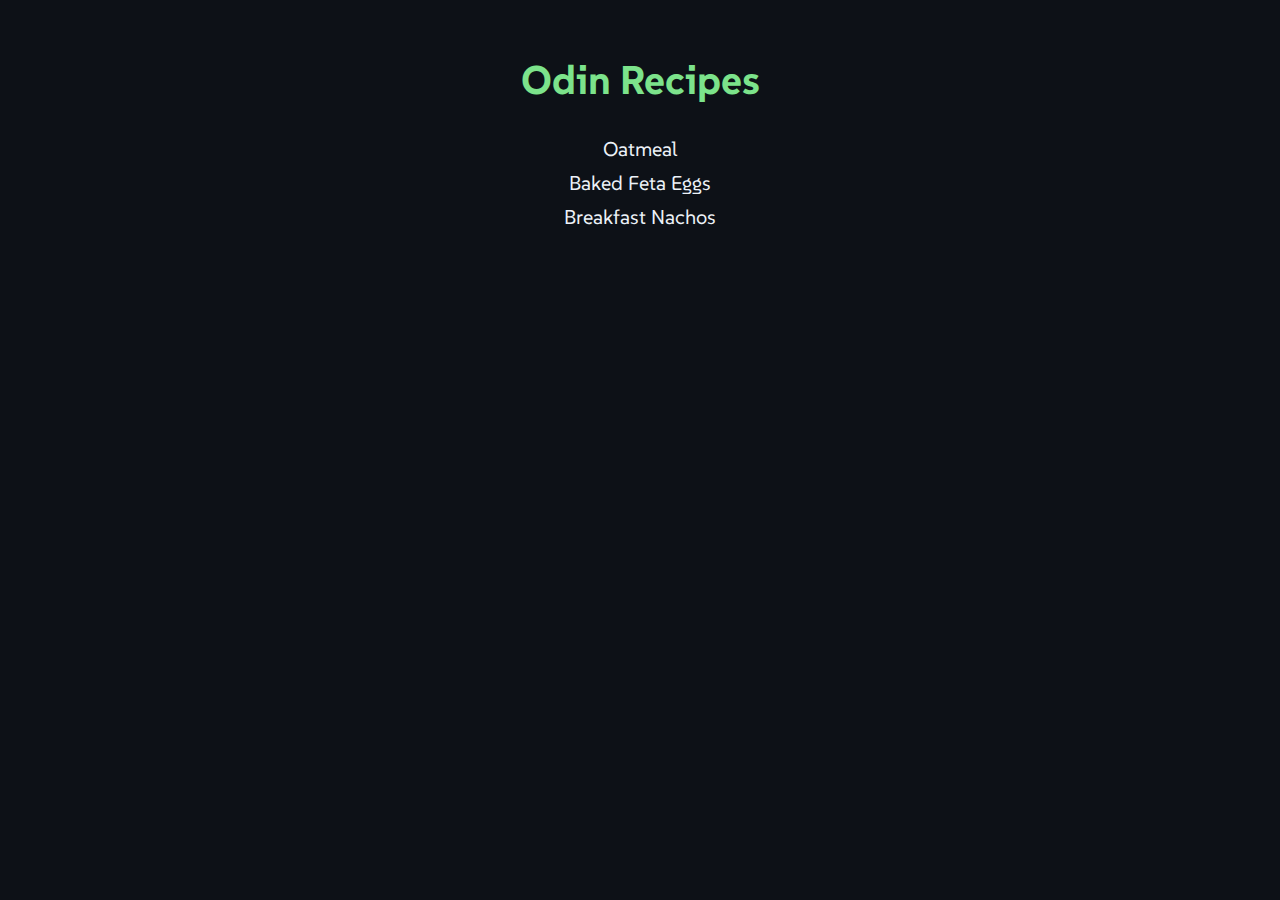
<file: index.html>
<!DOCTYPE html>
<html lang="en">
  <head>
    <meta charset="UTF-8" />
    <meta name="viewport" content="width=device-width, initial-scale=1.0" />
    <title>Odin Recipes</title>
    <link rel="preconnect" href="https://fonts.googleapis.com" />
    <link rel="preconnect" href="https://fonts.gstatic.com" crossorigin />
    <link
      href="https://fonts.googleapis.com/css2?family=SUSE:wght@100..800&display=swap"
      rel="stylesheet"
    />
    <link rel="stylesheet" href="style.css" />
  </head>
  <body>
    <h1 class="title text-green">Odin Recipes</h1>

    <ul class="list text-center">
      <li class="item">
        <a class="link" href="./recipes/oatmeal.html">Oatmeal</a>
      </li>
      <li class="item">
        <a class="link" href="./recipes/baked_feta_eggs.html"
          >Baked Feta Eggs</a
        >
      </li>
      <li class="item">
        <a class="link" href="./recipes/breakfast_nachos.html"
          >Breakfast Nachos</a
        >
      </li>
    </ul>
  </body>
</html>
</file>
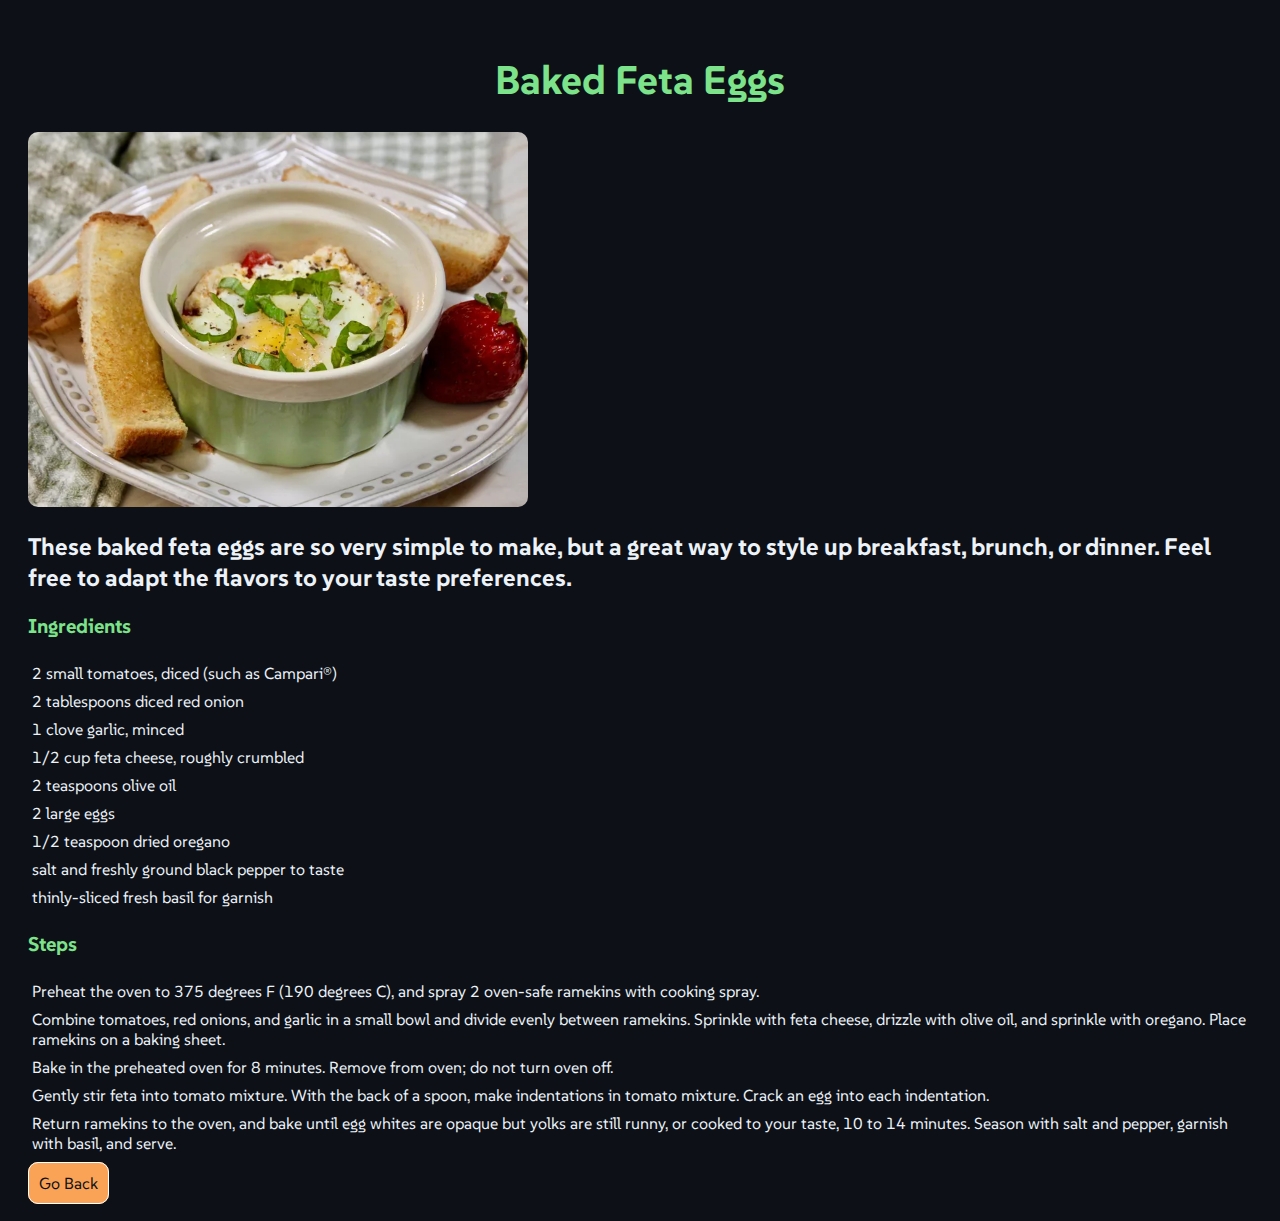
<file: recipes/baked_feta_eggs.html>
<!DOCTYPE html>
<html lang="en">
  <head>
    <meta charset="UTF-8" />
    <meta name="viewport" content="width=device-width, initial-scale=1.0" />
    <title>Baked Feta Eggs Recipe</title>
    <link rel="preconnect" href="https://fonts.googleapis.com" />
    <link rel="preconnect" href="https://fonts.gstatic.com" crossorigin />
    <link
      href="https://fonts.googleapis.com/css2?family=SUSE:wght@100..800&display=swap"
      rel="stylesheet"
    />
    <link rel="stylesheet" href="../style.css" />
  </head>
  <body>
    <h1 class="title text-green">Baked Feta Eggs</h1>

    <img
      class="img"
      src="../img/baked-feta-eggs.webp"
      alt="Image of finished baked feta eggs recipe"
    />

    <h2 class="description">
      These baked feta eggs are so very simple to make, but a great way to style
      up breakfast, brunch, or dinner. Feel free to adapt the flavors to your
      taste preferences.
    </h2>

    <h3 class="section-title text-green">Ingredients</h3>

    <ul class="list">
      <li>2 small tomatoes, diced (such as Campari®)</li>
      <li>2 tablespoons diced red onion</li>
      <li>1 clove garlic, minced</li>
      <li>1/2 cup feta cheese, roughly crumbled</li>
      <li>2 teaspoons olive oil</li>
      <li>2 large eggs</li>
      <li>1/2 teaspoon dried oregano</li>
      <li>salt and freshly ground black pepper to taste</li>
      <li>thinly-sliced fresh basil for garnish</li>
    </ul>

    <h3 class="section-title text-green">Steps</h3>

    <ol class="list">
      <li>
        Preheat the oven to 375 degrees F (190 degrees C), and spray 2 oven-safe
        ramekins with cooking spray.
      </li>
      <li>
        Combine tomatoes, red onions, and garlic in a small bowl and divide
        evenly between ramekins. Sprinkle with feta cheese, drizzle with olive
        oil, and sprinkle with oregano. Place ramekins on a baking sheet.
      </li>
      <li>
        Bake in the preheated oven for 8 minutes. Remove from oven; do not turn
        oven off.
      </li>
      <li>
        Gently stir feta into tomato mixture. With the back of a spoon, make
        indentations in tomato mixture. Crack an egg into each indentation.
      </li>
      <li>
        Return ramekins to the oven, and bake until egg whites are opaque but
        yolks are still runny, or cooked to your taste, 10 to 14 minutes. Season
        with salt and pepper, garnish with basil, and serve.
      </li>
    </ol>

    <a class="button" href="../index.html">Go Back</a>
  </body>
</html>
</file>
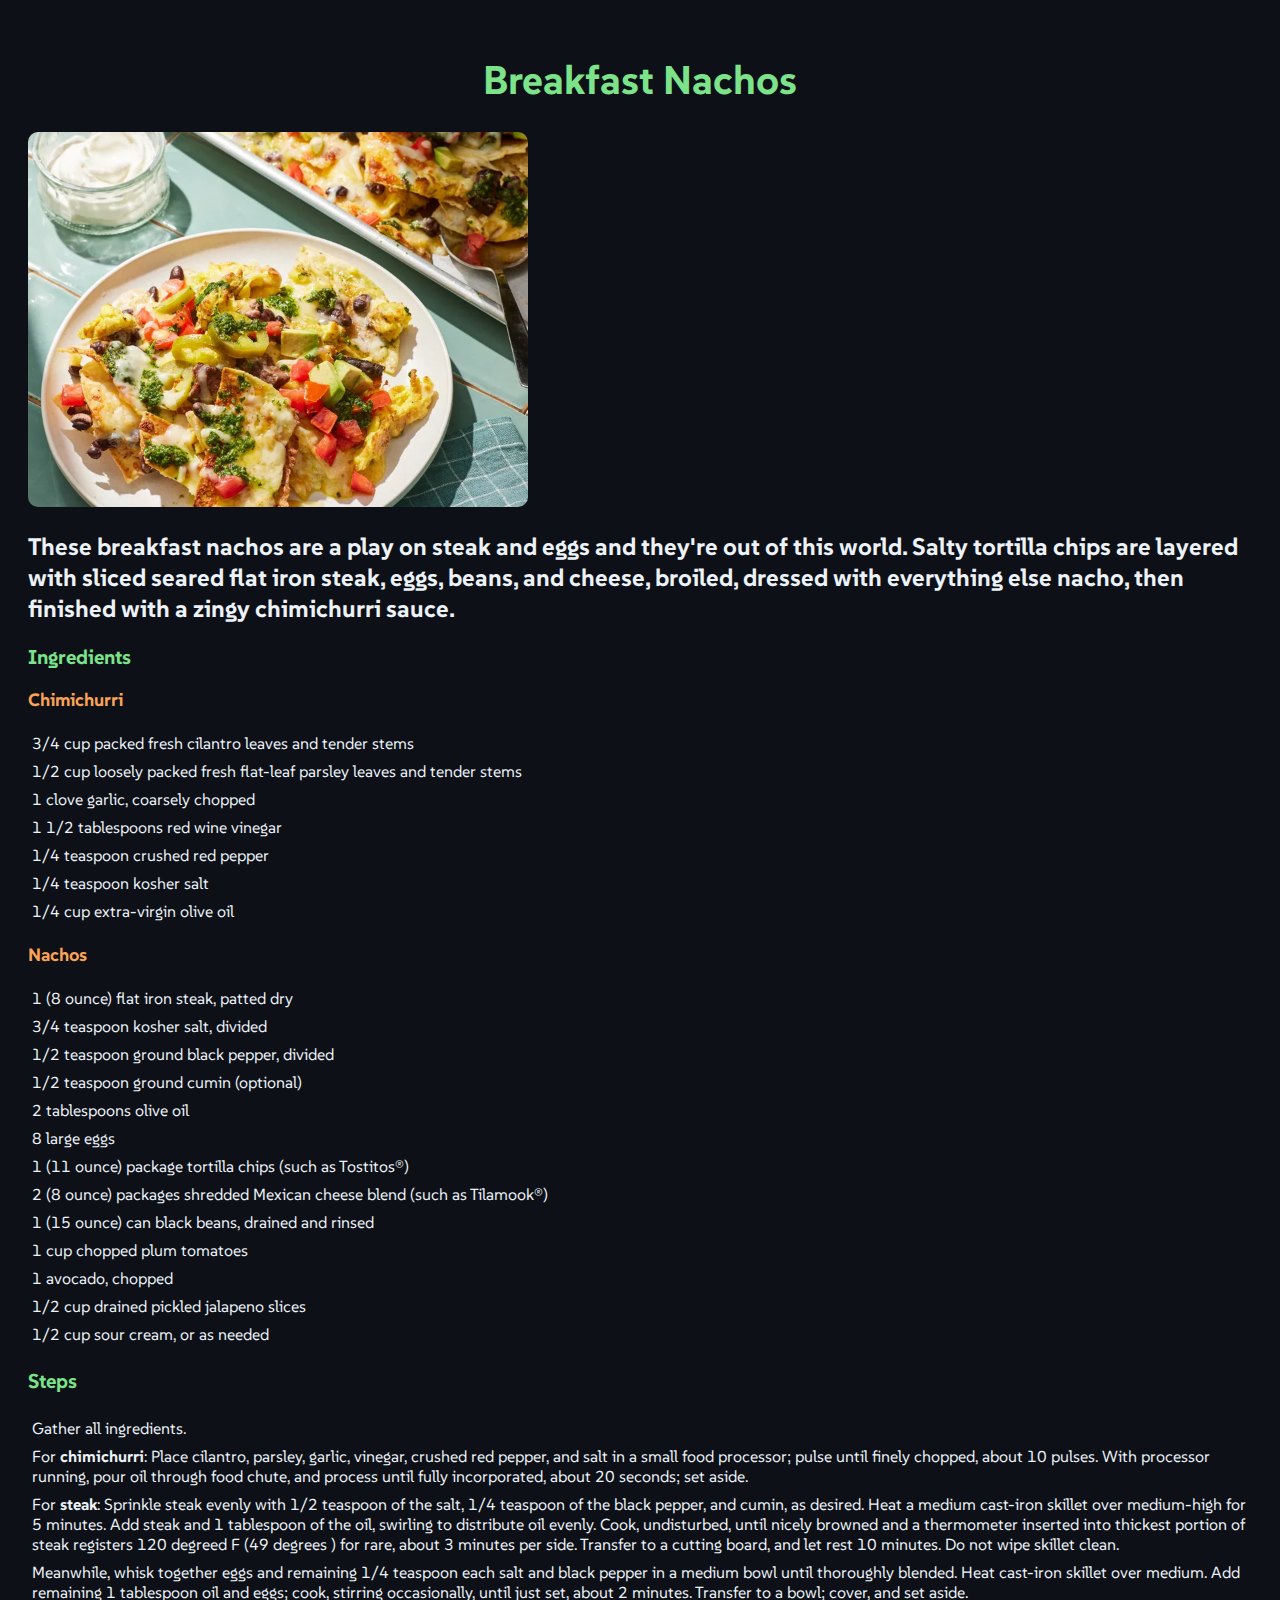
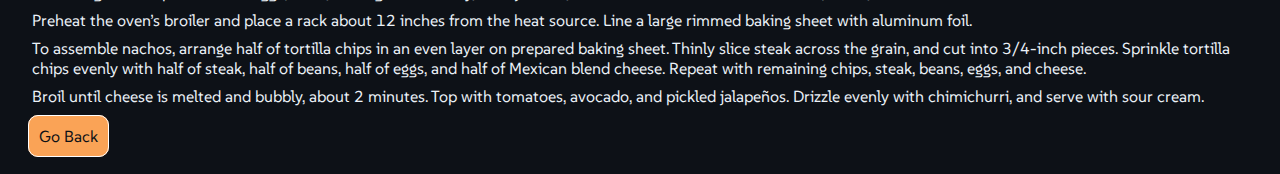
<file: recipes/breakfast_nachos.html>
<!DOCTYPE html>
<html lang="en">
  <head>
    <meta charset="UTF-8" />
    <meta name="viewport" content="width=device-width, initial-scale=1.0" />
    <title>Breakfast Nachos Recipe</title>
    <link rel="preconnect" href="https://fonts.googleapis.com" />
    <link rel="preconnect" href="https://fonts.gstatic.com" crossorigin />
    <link
      href="https://fonts.googleapis.com/css2?family=SUSE:wght@100..800&display=swap"
      rel="stylesheet"
    />
    <link rel="stylesheet" href="../style.css" />
  </head>
  <body>
    <h1 class="title text-green">Breakfast Nachos</h1>

    <img
      class="img"
      src="../img/breakfast-nachos.webp"
      alt="Image of finished breakfast nachos recipe"
    />

    <h2 class="description">
      These breakfast nachos are a play on steak and eggs and they're out of
      this world. Salty tortilla chips are layered with sliced seared flat iron
      steak, eggs, beans, and cheese, broiled, dressed with everything else
      nacho, then finished with a zingy chimichurri sauce.
    </h2>

    <h2 class="section-title text-green">Ingredients</h2>
    <h3 class="section-subtitle text-orange">Chimichurri</h3>

    <ul class="list">
      <li>3/4 cup packed fresh cilantro leaves and tender stems</li>
      <li>
        1/2 cup loosely packed fresh flat-leaf parsley leaves and tender stems
      </li>
      <li>1 clove garlic, coarsely chopped</li>
      <li>1 1/2 tablespoons red wine vinegar</li>
      <li>1/4 teaspoon crushed red pepper</li>
      <li>1/4 teaspoon kosher salt</li>
      <li>1/4 cup extra-virgin olive oil</li>
    </ul>

    <h3 class="section-subtitle text-orange">Nachos</h3>

    <ul class="list">
      <li>1 (8 ounce) flat iron steak, patted dry</li>
      <li>3/4 teaspoon kosher salt, divided</li>
      <li>1/2 teaspoon ground black pepper, divided</li>
      <li>1/2 teaspoon ground cumin (optional)</li>
      <li>2 tablespoons olive oil</li>
      <li>8 large eggs</li>
      <li>1 (11 ounce) package tortilla chips (such as Tostitos®)</li>
      <li>
        2 (8 ounce) packages shredded Mexican cheese blend (such as Tilamook®)
      </li>
      <li>1 (15 ounce) can black beans, drained and rinsed</li>
      <li>1 cup chopped plum tomatoes</li>
      <li>1 avocado, chopped</li>
      <li>1/2 cup drained pickled jalapeno slices</li>
      <li>1/2 cup sour cream, or as needed</li>
    </ul>

    <h3 class="section-title text-green">Steps</h3>

    <ol class="list">
      <li>Gather all ingredients.</li>
      <li>
        For <strong>chimichurri</strong>: Place cilantro, parsley, garlic,
        vinegar, crushed red pepper, and salt in a small food processor; pulse
        until finely chopped, about 10 pulses. With processor running, pour oil
        through food chute, and process until fully incorporated, about 20
        seconds; set aside.
      </li>
      <li>
        For <strong>steak</strong>: Sprinkle steak evenly with 1/2 teaspoon of
        the salt, 1/4 teaspoon of the black pepper, and cumin, as desired. Heat
        a medium cast-iron skillet over medium-high for 5 minutes. Add steak and
        1 tablespoon of the oil, swirling to distribute oil evenly. Cook,
        undisturbed, until nicely browned and a thermometer inserted into
        thickest portion of steak registers 120 degreed F (49 degrees ) for
        rare, about 3 minutes per side. Transfer to a cutting board, and let
        rest 10 minutes. Do not wipe skillet clean.
      </li>
      <li>
        Meanwhile, whisk together eggs and remaining 1/4 teaspoon each salt and
        black pepper in a medium bowl until thoroughly blended. Heat cast-iron
        skillet over medium. Add remaining 1 tablespoon oil and eggs; cook,
        stirring occasionally, until just set, about 2 minutes. Transfer to a
        bowl; cover, and set aside.
      </li>
      <li>
        Preheat the oven’s broiler and place a rack about 12 inches from the
        heat source. Line a large rimmed baking sheet with aluminum foil.
      </li>
      <li>
        To assemble nachos, arrange half of tortilla chips in an even layer on
        prepared baking sheet. Thinly slice steak across the grain, and cut into
        3/4-inch pieces. Sprinkle tortilla chips evenly with half of steak, half
        of beans, half of eggs, and half of Mexican blend cheese. Repeat with
        remaining chips, steak, beans, eggs, and cheese.
      </li>
      <li>
        Broil until cheese is melted and bubbly, about 2 minutes. Top with
        tomatoes, avocado, and pickled jalapeños. Drizzle evenly with
        chimichurri, and serve with sour cream.
      </li>
    </ol>

    <a class="button" href="../index.html">Go Back</a>
  </body>
</html>
</file>
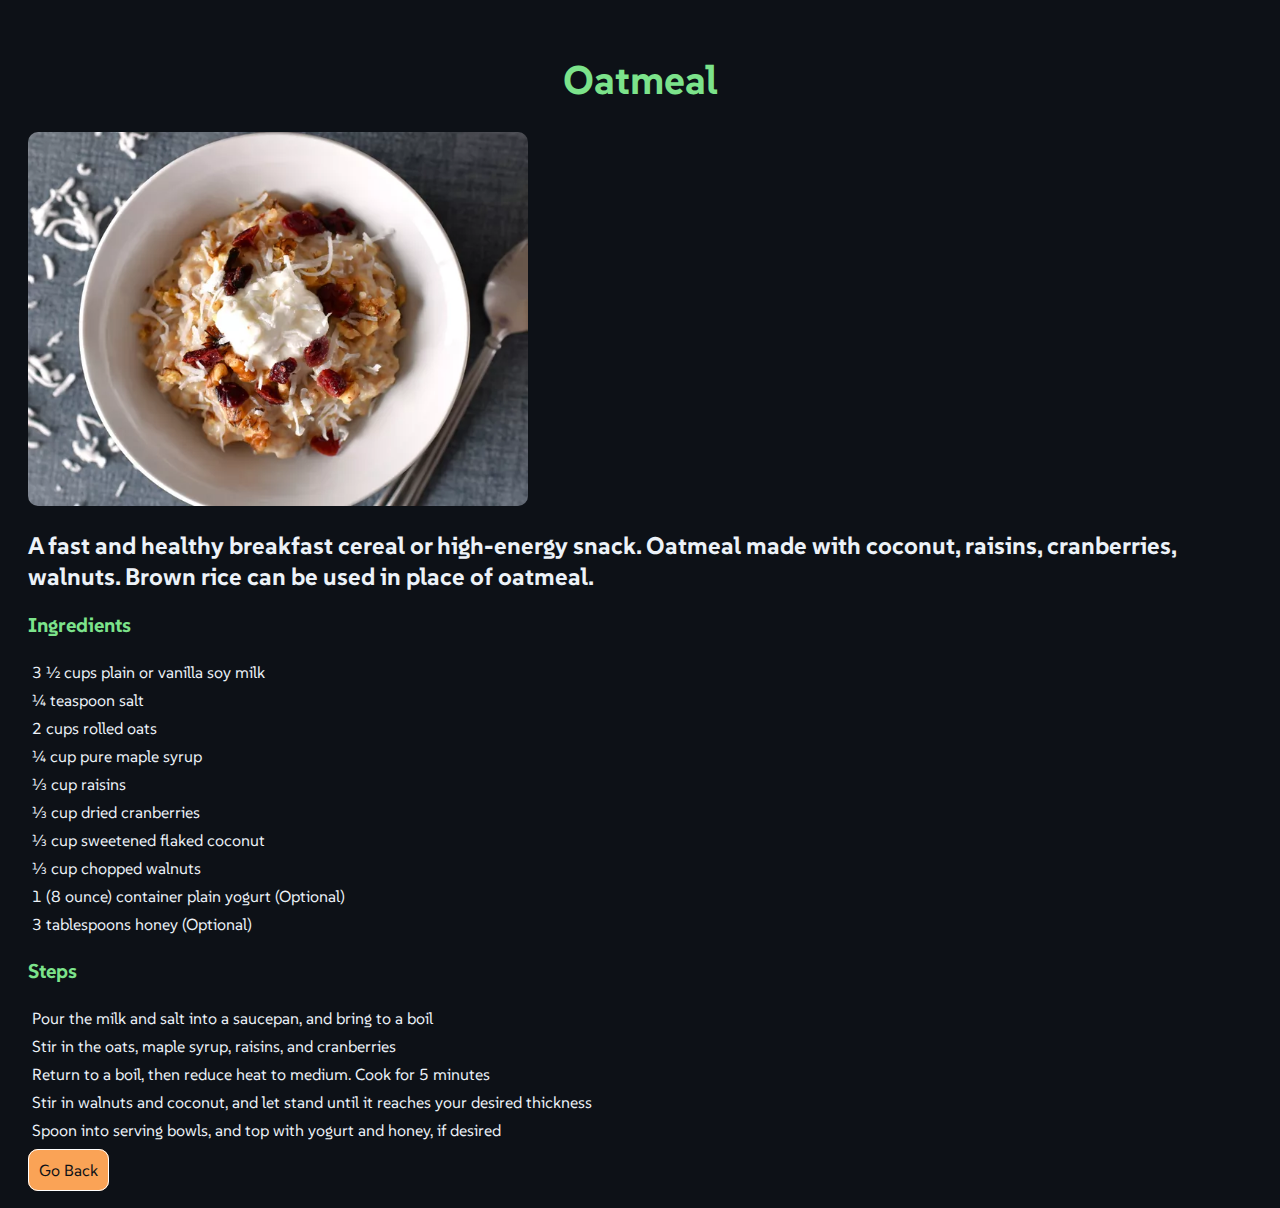
<file: recipes/oatmeal.html>
<!DOCTYPE html>
<html lang="en">
  <head>
    <meta charset="UTF-8" />
    <meta name="viewport" content="width=device-width, initial-scale=1.0" />
    <title>Oatmeal Recipe</title>
    <link rel="preconnect" href="https://fonts.googleapis.com" />
    <link rel="preconnect" href="https://fonts.gstatic.com" crossorigin />
    <link
      href="https://fonts.googleapis.com/css2?family=SUSE:wght@100..800&display=swap"
      rel="stylesheet"
    />
    <link rel="stylesheet" href="../style.css" />
  </head>
  <body>
    <h1 class="title text-green">Oatmeal</h1>

    <img
      class="img"
      src="../img/oatmeal.webp"
      alt="Image of finished oatmeal recipe"
    />

    <h2 class="description">
      A fast and healthy breakfast cereal or high-energy snack. Oatmeal made
      with coconut, raisins, cranberries, walnuts. Brown rice can be used in
      place of oatmeal.
    </h2>

    <h3 class="section-title text-green">Ingredients</h3>

    <ul class="list">
      <li>3 ½ cups plain or vanilla soy milk</li>
      <li>¼ teaspoon salt</li>
      <li>2 cups rolled oats</li>
      <li>¼ cup pure maple syrup</li>
      <li>⅓ cup raisins</li>
      <li>⅓ cup dried cranberries</li>
      <li>⅓ cup sweetened flaked coconut</li>
      <li>⅓ cup chopped walnuts</li>
      <li>1 (8 ounce) container plain yogurt (Optional)</li>
      <li>3 tablespoons honey (Optional)</li>
    </ul>

    <h3 class="section-title text-green">Steps</h3>

    <ol class="list">
      <li>Pour the milk and salt into a saucepan, and bring to a boil</li>
      <li>Stir in the oats, maple syrup, raisins, and cranberries</li>
      <li>Return to a boil, then reduce heat to medium. Cook for 5 minutes</li>
      <li>
        Stir in walnuts and coconut, and let stand until it reaches your desired
        thickness
      </li>
      <li>
        Spoon into serving bowls, and top with yogurt and honey, if desired
      </li>
    </ol>

    <a class="button" href="../index.html">Go Back</a>
  </body>
</html>
</file>
<file: style.css>
:root {
  --green: #7ce38b;
  --white: #ecf2f8;
  --orange: #faa356;
  --grey: #0d1117;

  background-color: var(--grey);
  color: var(--white);
}

* {
  font-family: 'Suse', 'Lucida Sans', 'Lucida Sans Regular', 'Lucida Grande',
    'Lucida Sans Unicode', Geneva, Verdana, sans-serif;
}

a:hover,
a:visited,
a:link,
a:active {
  color: inherit;
  text-decoration: none;
}

body {
  padding: 20px;
}

li {
  padding: 4px;
}

.text-green {
  color: var(--green);
}

.text-orange {
  color: var(--orange);
}

.text-center {
  text-align: center;
}

.title {
  font-size: 40px;
  text-align: center;
}

.description {
  font-size: 24px;
}

.section-title {
  font-size: 20px;
}

.section-subtitle {
  font-size: 18px;
}

.list {
  list-style: none;
  padding: 0;
}

.list .item {
  font-size: 20px;
}

.link:hover {
  color: var(--green);
}

.img {
  width: 500px;
  border-radius: 10px;
}

.button {
  border: 1px solid white;
  padding: 10px;
  border-radius: 10px;
  background-color: var(--orange);
  color: var(--grey) !important;
}

.button:hover {
  background-color: var(--green);
}
</file>
